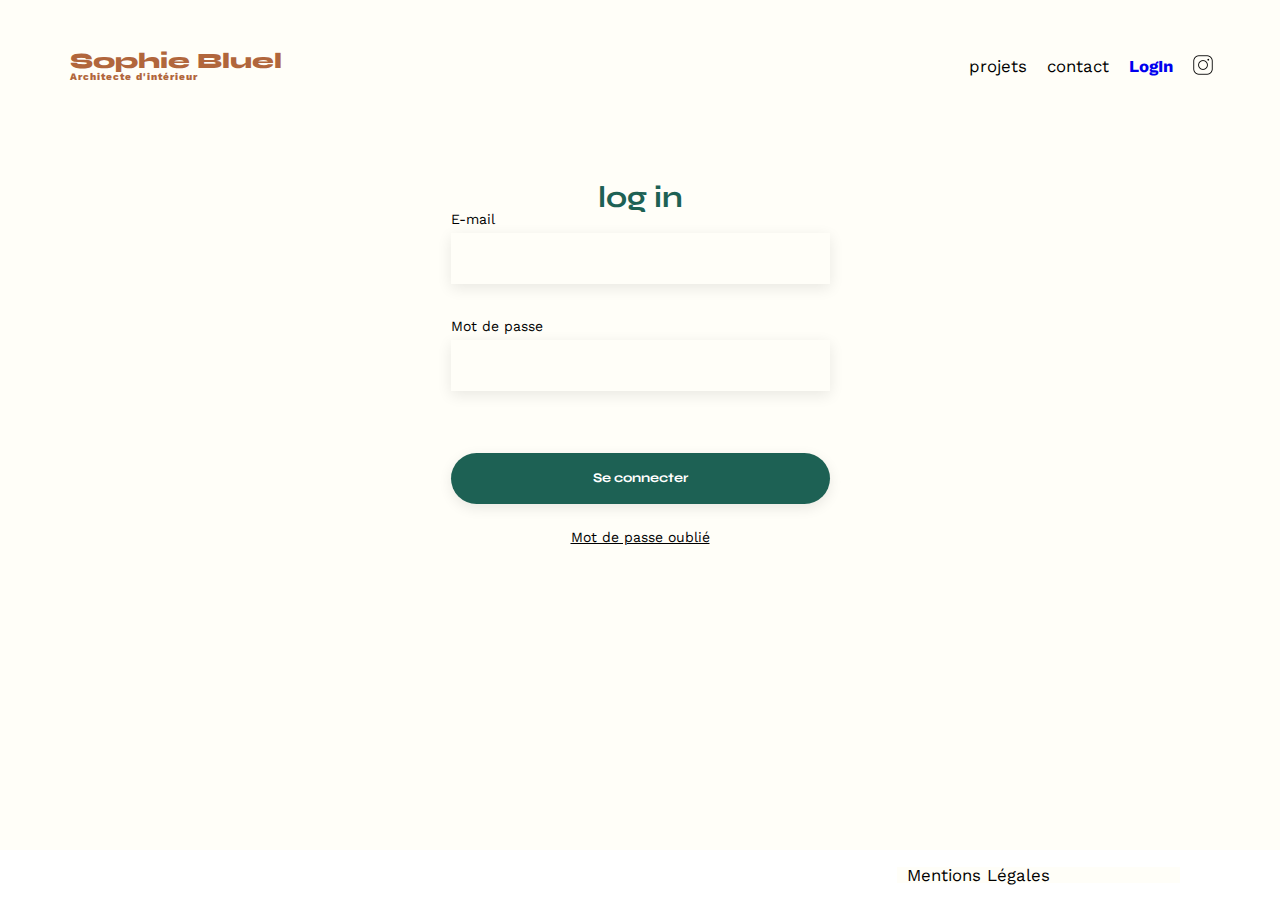
<file: FrontEnd/login.html>
<!DOCTYPE html>
<html lang="fr">
<head>
	<meta charset="UTF-8">
	<title>Sophie Bluel - Architecte d'intérieur</title>
	<meta name="viewport" content="width=device-width, initial-scale=1.0">
	<link rel="preconnect" href="https://fonts.googleapis.com">
	<link rel="preconnect" href="https://fonts.gstatic.com" crossorigin>
	<link href="https://fonts.googleapis.com/css2?family=Syne:wght@700;800&family=Work+Sans&display=swap" rel="stylesheet">
	<meta name="description" content="">
	<link rel="stylesheet" href="./assets/style.css">
    <link rel="stylesheet" href="./assets/login_style.css">
</head>
<body>

        <header>
            <a href="./index.html"><h1>Sophie Bluel <span>Architecte d'intérieur</span></h1></a>
            <nav>
             <ul>
				<li>projets</li>
				<li>contact</li>
				<a href="./login.html" id="login-link"><li>LogIn</li></a>
				<li><img src="./assets/icons/instagram.png" alt="Instagram"></li>
			</ul>               
        </nav>
        </header>

	<main>	
        <section class="login-group">
                <h2 class="login-title">log in</h2>
            <form class="login-box" id="login-box">
                <label class="email" for="email">E-mail</label>
                <input id="email-login" type="email">
                <label class="password" for="password">Mot de passe</label>
                <input id="pass-login" type="password">
                <span id="login-error"></span>
                <input id="btnLoging" type="submit" value="Se connecter">

            </form>
                <a><p>Mot de passe oublié</p></a>
        </section>
        
	
    </main>

    <footer>
        <nav>
            <ul>
                <li>Mentions Légales</li>
            </ul>
        </nav>
    </footer>
</body>
</main>
<script src="./login.js"></script>
</html>
</file>
<file: FrontEnd/assets/login_style.css>
*{
    background-color: #FFFEF8;
    list-style: none;
    box-sizing: border-box;
}
a:link { 
    text-decoration: none; 
}

body {
    min-height: 100vh;
    flex-direction: column;
	font-family: 'Work Sans' ;
	font-size: 14px;
}
header{
    height: 32px;
    display: flex;
    flex-direction: row;
    justify-content: space-between;
    width: 100%; 
    margin-top: 50px;


}
header nav{
    width: 22%;
    font-size: 14px;
    display: flex;
    flex-direction: row;
    justify-content: space-between;
    align-items: center;

}
header ul a{
    font-weight: bold;
}
main{
    flex: 1;
}
.login-group{
   display: flex;
   flex-direction: column;
   justify-content: center;
   align-items: center;
   margin-top: 100px;

}
.login-box{
    display: flex;
    flex-direction: column;
    justify-content: center;
    
}
.login-box input{
    width: 379px;
    height: 51px;
    border: none;
	box-shadow: 0px 4px 14px rgba(0, 0, 0, 0.09);
    
}
.login-box .password{
    margin-top: 35px;
    margin-bottom: 7px;
}
.login-box .email{
    margin-bottom: 7px;
}
.login-box #login-error{
    margin-top: 35px;
    display: flex;
    justify-content: center;
}
.login-group button{
    border: none;
    border-radius: 60px;
    width: 179px;
    height: 39px;
    color: white;
    font-size: 14px;
    font-weight: 700;
    background-color: #1D6154;
    cursor: pointer;
}
a{
    text-decoration: underline;
   
}
a:hover {
	color: #B1663C;
}
footer{

    display: flex;
    align-items: center;
    height: 50px;
    width: 100vw;
    margin-bottom: 0;
    background-color: white;
    
}
footer ul{
    background-color: white;
    margin-right: 120px;

}
#btnLoging{
    cursor: pointer;
}
button[disabled] {
	border-style: none;
	background-color: #A7A7A7;
	color: white;
	pointer-events: none;
}
/* #btnLoging[disabled] {
	border-style: none;
	background-color: #A7A7A7;
	color: white;
	pointer-events: none;
} */

@media screen and (max-width: 1024px) {
    body {
        margin: 0px 50px;
    }
    header{
        margin: 50px;
        justify-content: space-around;
    }
   

    
}

/* Mobile Styles */
@media screen and (max-width: 600px) {
    body {
       
    }
    header{
        flex-direction: column;
        justify-content: center;
        align-items: center;
        width: 280px;
        height: 100px;
        gap: 35px;
    }
    header nav{
        width: 280px;
    }
    .login-box input{
        width: 280px;
        height: 51px;
    }
    footer{
        padding-right: 0px;
    }
    nav{
        width: 100%;
    }
    footer nav{
        display: flex;
        justify-content: center;
    }    
    footer ul{
        margin: 0px;
    }
    
    #introduction {
        flex-direction: column;
    }

   
    #introduction img {
        width: 100%; 
    }
}
</file>
<file: FrontEnd/assets/style.css>
/* http://meyerweb.com/eric/tools/css/reset/
   v2.0 | 20110126
   License: none (public domain)
*/

html, body, div, span, applet, object, iframe,
h1, h2, h3, h4, h5, h6, p, blockquote, pre,
a, abbr, acronym, address, big, cite, code,
del, dfn, em, img, ins, kbd, q, s, samp,
small, strike, strong, sub, sup, tt, var,
b, u, i, center,
dl, dt, dd, ol, ul, li,
fieldset, form, label, legend,
table, caption, tbody, tfoot, thead, tr, th, td,
article, aside, canvas, details, embed,
figure, figcaption, footer, header, hgroup,
menu, nav, output, ruby, section, summary,
time, mark, audio, video {
	margin: 0;
	padding: 0;
	border: 0;
	font-size: 100%;
	font: inherit;
	vertical-align: baseline;
}
/* HTML5 display-role reset for older browsers */
article, aside, details, figcaption, figure,
footer, header, hgroup, menu, nav, section {
	display: block;
}
body {
	display: flex;
	flex-direction: column;
	align-items: center;
	line-height: 1;
	background-color: #FFFEF8;
	overflow-x: hidden;
}
ol, ul {
	list-style: none;
}
a{
	text-decoration: none;
}
a:visited{
	color: inherit;
}
blockquote, q {
	quotes: none;
}
blockquote:before, blockquote:after,
q:before, q:after {
	content: '';
	content: none;
}
table {
	border-collapse: collapse;
	border-spacing: 0;
}
/** end reset css**/
body {
	max-width: 1140px;
	margin:auto;
	font-family: 'Work Sans' ;
	font-size: 14px;
}
header {
	height: fit-content;
	display: flex;
	flex-direction: column;
	align-items: center;
}
ul img{
    width: 20px;
}
#admin-bar{
	width: 100vw;

}
#admin-header{

	width: 100%;
	height: 59px;
	background-color: #000;
	justify-content: center;
	align-items: center;
}
#admin-header p{
	color: white;
	font-family: 'work sans';
}
#admin-header i{
	color: #ffffff;
	
}
#main-header{
	width: 74.3vw;
	display: flex;
	flex-direction: row;
	justify-content: space-between;
	margin-top: 50px;

}  

main{
}
section {
	margin: 50px 0
}

h1{
	display: flex;
	flex-direction: column;
	font-family: 'Syne';
	font-size: 22px;
	font-weight: 800;
	color: #B1663C
}

h1 > span {
	font-family: 'Work Sans';
	font-size:10px;
	letter-spacing: 0.1em;
;
}

h2{
	font-family: 'Syne';
	font-weight: 700;
	font-size: 30px;
	color: #1D6154
}
nav ul {
	display: flex;
	align-items: center;
	list-style-type: none;

}
nav li {
	padding: 0 10px;
	font-size: 1.2em;
}

li:hover {
	color: #B1663C;
}
#introduction {
	display: flex;
	align-items: center;
}
#introduction figure {
	flex: 1
}
#introduction img {
	display: block;
	margin: auto;
	width: 80%;
}

#introduction article {
	flex: 1
}
#introduction h2 {
	margin-bottom: 1em;
}

#introduction p {
	margin-bottom: 0.5em;
}
#portfolio-header {
	display: flex;
	flex-direction: row;
	align-items: baseline;
	justify-content: center;
	gap: 20px;
	margin-bottom: 1em;
}

#filter-btns{
	display: flex;
	flex-direction: row;
	justify-content: center;
	margin-bottom: 2em;
	gap: 15px;
}
#openPopupBtn{
	display: none;
	cursor: pointer;
}
button{
	background-color: white;
	border: solid 1px #1D6154;
	border-radius: 25px;
	padding: 2px 10px;
	font-family: 'Syne';
	color: #1D6154;
}
button:hover{
	background-color: #1D6154;
	color: white;
} 
button:focus{
	background-color: #1D6154;
	color: white;
}
button[disabled] {
	border-style: none;
	background-color: #A7A7A7;
	color: white;
	pointer-events: none;
}

.gallery {
	width: 100%;
	display: grid;
	grid-template-columns: 1fr 1fr 1fr;
	grid-column-gap: 20px;
	grid-row-gap: 20px;
}

.gallery img {
	width: 100%;

}

#contact {
	width: 50%;
	margin: auto;
}
#contact > * {
	text-align: center;

}
#contact h2{
	margin-bottom: 20px;
}
#contact form {
	text-align: left;
	margin-top:30px;
	display: flex;
	flex-direction: column;
}

#contact input {
	height: 50px;
	font-size: 1.2em;
	border: none;
	box-shadow: 0px 4px 14px rgba(0, 0, 0, 0.09);
}
#contact label {
	margin: 2em 0 1em 0;
}
#contact textarea {
	border: none;
	box-shadow: 0px 4px 14px rgba(0, 0, 0, 0.09);
}

input[type="submit"]{
	font-family: 'Syne';
	font-weight: 700;
	color: white;
	background-color: #1D6154;
	margin : 2em auto ;
	width: 180px;
	text-align: center;
	border-radius: 60px ;
}

footer {
	display: flex;
	justify-content: flex-end;
	align-items: center;
	height: 50px;
	width: 100vw;
	background-color: white;
	padding-right: 100px;
	
}


/* The Modal (background) */
.modal {
	display: none; 
	position: fixed; 
	/* padding-top: 100px;  */
	left: 0;
	top: 0;
	justify-content: center;
	align-items: center;
	width: 100%; 
	height: 100%; 
	overflow: auto; /* Enable scroll if needed */
	
	background-color: rgba(0, 0, 0, 0.4); /* Black opacity */
  }
  
  /* Modal Content */
#modal-content {
	
	height: fit-content;
	width: 600px;
	background-color: white;
	/* margin-left: 30%;
	margin-bottom: 10%; */
	padding: 35px;
	border-radius: 4px;
	justify-content: center;
	align-items: center;
	
  }
#modal-title-container{
	width: 100%;
	display: flex;
	justify-content: center;
	align-items: center;
	margin-bottom: 35px;
}  
#modal-title-container p{
	font-size: 24px;
}


#delete-works-modal {
	display: flex;
	flex-direction: column-reverse;
	justify-content: center;
	align-items: center;
}
#hr-delete {
	width: 75%;
	margin: 30px 70px;
}
#hr-add{
	width: 110%;
	margin: 20px 0px;
}
#modal-gallery {
	
	width: 70%;
	height: 350px;
	display: grid;
	grid-template-columns: repeat(5, 1fr);
	grid-auto-rows: minmax(100px, auto);
	grid-column-gap: 20px;
	grid-row-gap: 30px;
	overflow-y: auto;
}

#delete-works-footer{
	width: 100%;
	height: fit-content;
	border: solid 2px gold;
	display: flex;
	justify-content: center;
	align-items: center;
}


#modal-gallery img {
	width: 100%;

}
  /* The Close Button */
  #modal-close {
	color: #000000;
	float: right;
	font-size: 28px;
	font-weight: bold;
  }
  
  #modal-close:hover,
  #modal-close:focus {
	color: #000;
	text-decoration: none;
	cursor: pointer;
  }



/* show add works */

#addWorkContent{
	
	display: none;
	justify-content: center;
	align-items: center;
	
}
#addWorkContent label{
	display: block;
	margin-bottom: 10px;
}
#openAddWork button{
	width: 43%;
	height: 36px;
}
#openAddWork{
	width: 100%;
	height: fit-content;
	display: flex;
	justify-content: center;
	align-items: center;
}
#btn-submit{
	width: 100%;
	display: flex;
	justify-content: center;
}
#btn-post{
	width: 67%;
	height: 36px;
}
/* Add image with preview */


/*.container {
	
	width: fit-content;
	background: #fff;
	padding: 30px;
	border-radius: 30px;
	display: flex;
	justify-content: center;
	align-items: center;
}*/
.img-area {
	position: relative;
	width: 100%;
	height: 169px;
	background: #E8F1F6;
	margin-bottom: 25px;
	overflow: hidden;
	display: flex;
	justify-content: center;
	align-items: center;
	flex-direction: column;
	gap: 10px;
}
.img-area i {
	color: #B9C5CC;
	
}


.img-area p {
	color: #999;
}
.img-area button{
	width: 173px;
	height: 36px;
	background-color: #CBD6DC;
	color: #306685;
	border-radius: 50px;
	border: none;
	padding: 7px;
	cursor: pointer;

	
}
.img-area p span {
	font-weight: 600;
}
.img-area img {
	position: absolute;
	top: 0;
	left: 0;
	width: 100%;
	height: 100%;
	object-fit: cover;
	object-position: center;
	z-index: 100;
}
.img-area::before {
	content: attr(data-img);
	position: absolute;
	top: 0;
	left: 0;
	width: 100%;
	height: 100%;
	background: rgba(0, 0, 0, .5);
	color: #fff;
	font-weight: 500;
	text-align: center;
	display: flex;
	justify-content: center;
	align-items: center;
	pointer-events: none;
	opacity: 0;
	transition: all .3s ease;
	z-index: 200;
}
.img-area.active:hover::before {
	opacity: 1;
}
:root {
	--blue: #0071FF;
	--light-blue: #B6DBF6;
	--dark-blue: #005DD1;
	--grey: #f2f2f2;
}
.select-image {
	display: block;
	width: 100%;
	padding: 16px 0;
	border-radius: 15px;
	background: var(--blue);
	color: #fff;
	font-weight: 500;
	font-size: 16px;
	border: none;
	cursor: pointer;
	transition: all .3s ease;
	
}
.select-image:hover {
	background: var(--dark-blue);
}

#addWorkContent input, select{
    width: 379px;
    height: 51px;
    border: none;
	box-shadow: 0px 4px 14px rgba(0, 0, 0, 0.09);
    
}

#workForm{
	display: flex;
	flex-direction: column;
	justify-content: center;
	align-items: center;
	gap: 20px;
	
}

#modal-content figure{
	position: relative;
    display: inline-block;
	overflow: hidden;

}
.fa-image{
	color: #9e9898;
}
.fa-trash-alt {
    position: absolute;
	
    top: 0;
    right: 0;
	margin: 3px;
	color: white;
	
	z-index: 100;
    padding: 5px; 
    background: #0000009c; 
    cursor: pointer; 
}

#goBack{
	display: none;
	cursor: pointer;
}




Tablet Styles
@media screen and (max-width: 1024px) {


   
    nav ul {
        flex-direction: column;
    }
	
 


}

/* Mobile Styles */
@media screen and (max-width: 600px) {
    *{
		overflow: hidden;

    }

	#main-header{
		height: fit-content;
		display: flex;
		flex-direction: column;
		align-items: center;
		gap: 35px;
	}
	.gallery{
		width: 100%;
		display: grid;
		grid-template-columns: repeat(auto-fill, minmax(100px, 150px));
		justify-content: center;
	}

    #filter-btns{
		flex-direction: column;
		height: fit-content;
		align-items: center;
	}
	button{
		width: 75%;
	}
    #admin-header {
        display: none;
    }

    


    
    #introduction {
        flex-direction: column;
    }

   
    #introduction img {
        width: 100%; 
    }
	
	#modal-gallery {
		width: 100%;
		grid-template-columns: repeat(3, 1fr);
		/* grid-auto-rows: minmax(100px, auto); */
		grid-column-gap: 20px;
		grid-row-gap: 30px;

		

	}
	#modal-content{
		padding: 10px;
		justify-content: center;
		align-items: center;
	}
	#modal-content button{
		height: fit-content;
		padding: 5px;
	}
	#addWorkContent{

	}
	#workForm{
		box-sizing: content-box;
		min-width: 250px;

	}
	#workForm input{
		text-align: center;
	}
	#workForm input :first-of-type{
		width: fit-content;
	}
	#workForm label{
		text-align: center;
	}
	#category{
		text-align: center;
	}
	#workForm {

	}
	#workForm form{
		
	}
}
</file>
